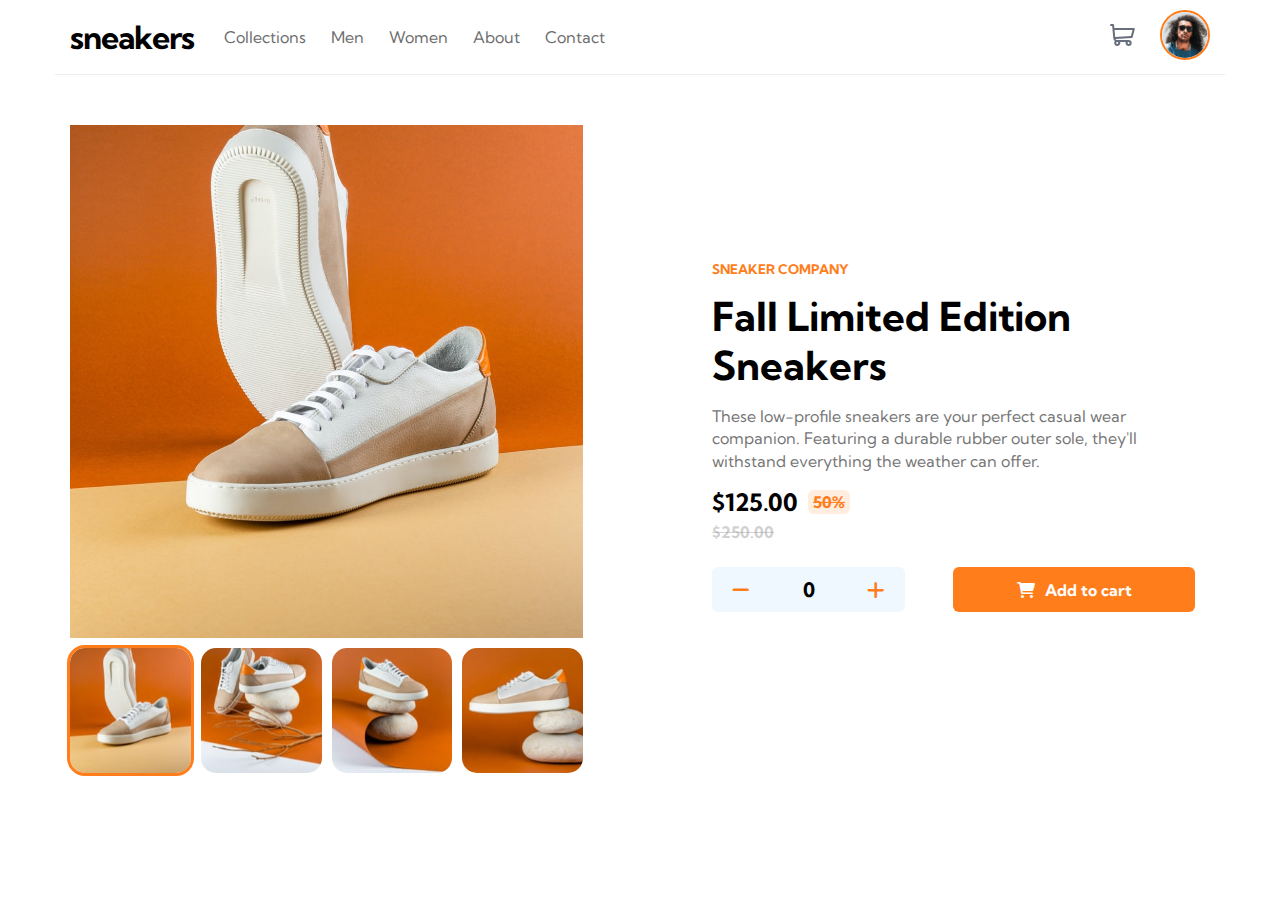
<file: index.html>
<!DOCTYPE html>
<html lang="en">
  <head>
    <meta charset="UTF-8" />
    <meta http-equiv="X-UA-Compatible" content="IE=edge" />
    <meta name="viewport" content="width=device-width, initial-scale=1.0" />
    <title>E-commerce Product Page</title>
    <link rel="stylesheet" href="css/style.css" />
    <link rel="stylesheet" href="css/all.min.css" />
    <link rel="preconnect" href="https://fonts.googleapis.com" />
    <link rel="preconnect" href="https://fonts.gstatic.com" crossorigin />
    <link
      href="https://fonts.googleapis.com/css2?family=Kumbh+Sans:wght@400;700&display=swap"
      rel="stylesheet"
    />
  </head>
  <body>
    <header>
      <div class="container">
        <div class="side-nav" id="sideNav">
          <i class="fas fa-close closeBtn"></i>
          <ul class="menu" id="menu">
            <li><a href="#">Collections</a></li>
            <li><a href="#">Men</a></li>
            <li><a href="#">Women</a></li>
            <li><a href="#">About</a></li>
            <li><a href="#">Contact</a></li>
          </ul>
        </div>
        <a class="nav-bars">
          <i class="fa-solid fa-bars-staggered" id="menuBars"></i>
        </a>
        <h1 class="logo">sneakers</h1>
        <div class="navigations">
          <nav>
            <li><a href="#">Collections</a></li>
            <li><a href="#">Men</a></li>
            <li><a href="#">Women</a></li>
            <li><a href="#">About</a></li>
            <li><a href="#">Contact</a></li>
          </nav>
          <ul class="icons">
            <li class="cartLi">
              <img class="cart" id="cartImg" src="imgs//icon-cart.svg" alt="" />
              <div class="num" id="cartNum"></div>
              <div class="cart-box disabled" id="boxUl">
                <h3>Cart</h3>
                <ul class="cart-box-prods"></ul>
              </div>
            </li>
            <li><img src="imgs/avatar.png" class="avi" /></li>
          </ul>
        </div>
      </div>
    </header>
    <section class="product">
      <div class="container">
        <div class="imgs-side">
          <div class="img-display">
            <div class="img-showcase">
              <img src="imgs/product-1.jpg" alt="product image" />
              <img src="imgs/product-2.jpg" alt="product image" />
              <img src="imgs/product-3.jpg" alt="product image" />
              <img src="imgs/product-4.jpg" alt="product image" />
            </div>
            <div class="arrows">
              <a href="#" class="left-arrow">
                <i class="fas fa-angle-left"></i>
              </a>
              <a href="#" class="right-arrow">
                <i class="fas fa-angle-right"></i>
              </a>
            </div>
          </div>
          <div class="img-select">
            <div class="img-item">
              <a href="#" data-id="1">
                <img src="imgs/product-1-thumbnail.jpg" alt="product image" />
              </a>
            </div>
            <div class="img-item">
              <a href="#" data-id="2">
                <img src="imgs/product-2-thumbnail.jpg" alt="product image" />
              </a>
            </div>
            <div class="img-item">
              <a href="#" data-id="3">
                <img src="imgs/product-3-thumbnail.jpg" alt="product image" />
              </a>
            </div>
            <div class="img-item">
              <a href="#" data-id="4">
                <img src="imgs/product-4-thumbnail.jpg" alt="product image" />
              </a>
            </div>
          </div>
        </div>

        <div class="content-side">
          <div class="cont">
            <h5>Sneaker company</h5>
            <h1>Fall Limited Edition Sneakers</h1>
            <p>
              These low-profile sneakers are your perfect casual wear companion.
              Featuring a durable rubber outer sole, they'll withstand
              everything the weather can offer.
            </p>
            <div class="price">
              <div class="now">
                <h2>$125.00</h2>
                <a>50%</a>
              </div>
              <div class="was">
                <h4>$250.00</h4>
              </div>
            </div>
            <ul class="buttons">
              <ul class="calculs">
                <li>
                  <a class="minus"><i class="fas fa-minus"></i></a>
                </li>
                <li><a class="count"></a></li>
                <li>
                  <a class="plus"><i class="fas fa-add"></i></a>
                </li>
              </ul>
              <li class="cartAdd">
                <i class="fas fa-cart-shopping"></i>
                <a>Add to cart</a>
              </li>
            </ul>
          </div>
        </div>
      </div>
    </section>
    <script src="js/main.js"></script>
  </body>
</html>
</file>
<file: css/style.css>
:root {
  --orange: hsl(26, 100%, 55%);
  --half-orange: hsla(26, 100%, 55%, 0.3);
  --pale-orange: hsl(25, 100%, 94%);
}
* {
  -webkit-box-sizing: border-box;
  -moz-box-sizing: border-box;
  box-sizing: border-box;
  margin: 0;
  padding: 0;
}
html {
  scroll-behavior: smooth;
}
body {
  font-family: "Kumbh Sans", sans-serif;
  min-height: 100vh;
}
ul {
  list-style: none;
}
a {
  color: inherit;
  text-decoration: none;
}
.container {
  padding-left: 15px;
  padding-right: 15px;
  margin-left: auto;
  margin-right: auto;
}
/* Small */
@media (min-width: 768px) {
  .container {
    width: 750px;
  }
}
/* Medium */
@media (min-width: 992px) {
  .container {
    width: 970px;
  }
}
/* Large */
@media (min-width: 1200px) {
  .container {
    width: 1170px;
  }
}
header > .container {
  display: flex;
  justify-content: space-between;
  align-items: center;
  border-bottom: 1px solid #cccccc60;
  padding-top: 10px;
  padding-bottom: 10px;
}
header .container .side-nav {
  position: fixed;
  height: 100vh;
  width: 60%;
  top: 0;
  left: 0;
  padding-top: 20px;
  padding-left: 25px;
  z-index: 5;
  background-color: #fff;
  display: none;
}
@media (min-width: 992px) {
  header .container .side-nav {
    display: none !important;
  }
}
header .container .side-nav > .closeBtn {
  font-size: 30px;
  color: #6c6c6c;
  margin-bottom: 25px;
  cursor: pointer;
}
header .container .side-nav > .closeBtn:hover {
  color: #000;
}
header .container .side-nav .menu {
  display: flex;
  flex-direction: column;
}
header .container .side-nav .menu li {
  padding: 10px 0;
  cursor: pointer;
}
header .container .side-nav .menu li a {
  font-weight: 700;
  color: #6c6c6c;
}
header .container .side-nav .menu li:hover a {
  color: #000;
}
header .nav-bars {
  font-size: 25px;
  margin-top: 5px;
  margin-right: 15px;
  cursor: pointer;
}
@media (min-width: 991px) {
  header .nav-bars {
    display: none;
  }
}
header .navbar {
  display: flex;
  justify-content: space-between;
  align-items: center;
  gap: 25px;
}
header .logo {
  margin-right: 30px;
  font-weight: 700;
  letter-spacing: -1px;
}
header nav {
  display: flex;
  justify-content: space-between;
  align-items: center;
  gap: 25px;
  list-style: none;
}
header nav li {
  position: relative;
  color: #6c6c6c;
}
header nav li:hover {
  color: #000;
}
header nav li:hover::before {
  position: absolute;
  content: "";
  left: 0;
  width: 100%;
  height: 1px;
  background-color: var(--orange);
  bottom: -28px;
  z-index: 2;
}
header .icons {
  display: flex;
  justify-content: space-between;
  align-items: center;
  gap: 25px;
}
header .icons li {
  cursor: pointer;
}
header .icons .cartLi {
  position: relative;
}
header .icons .cartLi .num {
  position: absolute;
  z-index: 3;
  width: 20px;
  height: 15px;
  background-color: var(--orange);
  color: white;
  top: -5px;
  right: -5px;
  border-radius: 6px;
  text-align: center;
  font-size: 12px;
  font-weight: bold;
}
header .icons .cartLi .num.disabled {
  display: none;
}

header .icons .cartLi .cart-box {
  position: absolute;
  z-index: 5;
  width: 350px;
  min-height: 250px;
  top: 55px;
  right: -90px;
  background-color: white;
  border-radius: 15px;
  box-shadow: 2px 9px 15px 1px #8888884a;
}
header .icons .cartLi .cart-box.disabled {
  display: none;
}
@media (max-width: 991px) {
  header .icons .cartLi .cart-box {
    max-width: 98vw;
    top: 60px;
  }
}
header .icons .cart-box h3 {
  padding: 15px 15px;
  border-bottom: 1px solid #6c6c6c2b;
  cursor: auto;
}
header .icons .cartLi .cart-box .cart-box-prods {
  display: flex;
  flex-direction: column;
  align-items: center;
  justify-content: space-between;
  gap: 20px;
  padding: 15px;
}
header .icons .cartLi .cart-box-prods li {
  display: flex;
  flex-direction: row;
  flex-wrap: nowrap;
  justify-content: space-between;
  align-items: center;
  width: 100%;
  cursor: auto;
}
header .icons .cart-box-prods li img {
  width: 60px;
  border-radius: 5px;
}
header .icons .cart-box-prods li h4,
header .icons .cart-box-prods li p,
header .icons .cart-box-prods li i {
  color: #6c6c6c;
  font-weight: normal;
  line-height: 1.6;
}
header .icons .cart-box-prods li i {
  cursor: pointer;
}
header .icons .cart-box-prods li p span {
  color: black;
  font-weight: bold;
}
header .icons .cartLi .cart-box-prods li.checkout button {
  width: 100%;
  background-color: var(--orange);
  color: white;
  border: 0;
  border-radius: 10px;
  padding: 20px;
  font-size: 18px;
  font-weight: bold;
  cursor: pointer;
}
header .icons .cartLi .cart-box-prods li.checkout.disabled button {
  display: none;
}
header .icons img.cart {
  width: 25px;
}
header .icons img.avi {
  width: 50px;
  border: 2px solid var(--orange);
  border-radius: 50%;
}
header .navigations {
  display: flex;
  justify-content: space-between;
  flex-direction: row;
  align-items: center;
  width: 100%;
}

@media (max-width: 991px) {
  header .navigations nav {
    display: none;
  }
  header .navigations {
    flex-direction: row-reverse;
  }
}
.product {
  min-height: calc(100vh - 75px);
}
.product .container {
  display: grid;
  grid-template-columns: 45% 45%;
  gap: 10%;
  padding-top: 50px;
}
@media (max-width: 991px) {
  .product .container {
    display: block;
    width: 100%;
    padding: 0px;
  }
}
.imgs-side {
  display: flex;
  flex-direction: column;
  justify-content: center;
}
.imgs-side .img-display {
  position: relative;
  overflow: hidden;
}
.imgs-side .img-display .img-showcase {
  display: flex;
  width: 100%;
  transition: all 0.8s ease;
}
.imgs-side .img-display .img-showcase img {
  min-width: 100%;
}
.imgs-side .img-display .arrows {
  position: absolute;
  top: 50%;
  left: 50%;
  transform: translate(-50%, -50%);
  display: flex;
  justify-content: space-between;
  width: 95%;
}
.imgs-side .img-display .arrows a {
  background-color: #fff;
  border-radius: 50%;
  padding: 15px 20px;
  cursor: pointer;
}
@media (min-width: 992px) {
  .imgs-side .img-display .arrows {
    display: none;
  }
}
.imgs-side .img-select {
  display: flex;
  justify-content: space-around;
  gap: 10px;
  margin-top: 10px;
}
@media (max-width: 991px) {
  .imgs-side .img-select {
    padding: 0px 10px;
  }
}
.imgs-side .img-select .img-item.active {
  outline: 3px solid var(--orange);
  border-radius: 15px;
}
.imgs-side .img-select img {
  width: 100%;
  height: 100%;
  border-radius: 15px;
}
.product .content-side {
  position: relative;
}
.product .content-side .cont {
  position: absolute;
  top: 50%;
  transform: translateY(-50%);
  padding: 0px 15px;
}
@media (max-width: 991px) {
  .product .cont {
    top: auto !important;
    transform: translateY(0) !important;
    margin-top: 15px;
  }
}
.product .content-side h5 {
  color: var(--orange);
  text-transform: uppercase;
}
.product .content-side h1 {
  margin: 15px 0px;
  font-size: 40px;
}
@media (max-width: 991px) {
  .product .content-side h1 {
    font-size: 26px;
  }
}
.product .content-side p {
  color: #757575;
  font-size: 16px;
  line-height: 1.4;
  margin-top: 15px;
  margin-bottom: 15px;
}
@media (max-width: 991px) {
  .product .price {
    display: flex;
    justify-content: space-between;
    align-items: center;
  }
}
.product .price .now {
  display: flex;
  align-items: center;
  gap: 10px;
  margin-bottom: 5px;
}
.product .price .now a {
  background: var(--pale-orange);
  color: var(--orange);
  text-decoration: line-through;
  font-weight: bold;
  padding: 2px 5px;
  border-radius: 6px;
}
.product .content-side h4 {
  color: #6c6c6c50;
  text-decoration: line-through;
}
.product .buttons {
  display: grid;
  grid-template-columns: 40% 50%;
  gap: 10%;
  margin-top: 25px;
  margin-bottom: 25px;
  padding: 0;
}

.product .buttons .calculs {
  background-color: aliceblue;
  display: flex;
  justify-content: space-between;
  padding: 10px;
  border-radius: 6px;
}
.product .buttons .calculs li a {
  color: var(--orange);
  font-size: 20px;
  font-weight: bold;
  text-decoration: none;
  padding-right: 10px;
  padding-left: 10px;
  cursor: pointer;
}
.product .buttons .calculs li a.disabled {
  color: var(--half-orange);
  cursor: no-drop;
}
.product .content-side .calculs li a.count {
  color: black;
}
.product .buttons .cartAdd {
  background-color: var(--orange);
  display: flex;
  align-items: center;
  justify-content: center;
  gap: 10px;
  border-radius: 6px;
  text-align: center;
  cursor: pointer;
}
@media (max-width: 991px) {
  .product .buttons {
    display: block;
  }
  .product .content-side .calculs {
    margin-bottom: 15px;
  }
  .product .content-side .cartAdd {
    padding: 10px;
  }
}
.product .buttons .cartAdd i {
  color: white;
  margin-right: 0;
}
.product .buttons .cartAdd a {
  color: white;
  font-weight: bold;
  text-decoration: none;
}
.product .buttons .cartAdd.disabled,
.product .buttons .cartAdd.cartAdd.disabled i,
.product .buttons .cartAdd.cartAdd.disabled a {
  cursor: no-drop;
  opacity: 0.5;
}
</file>
